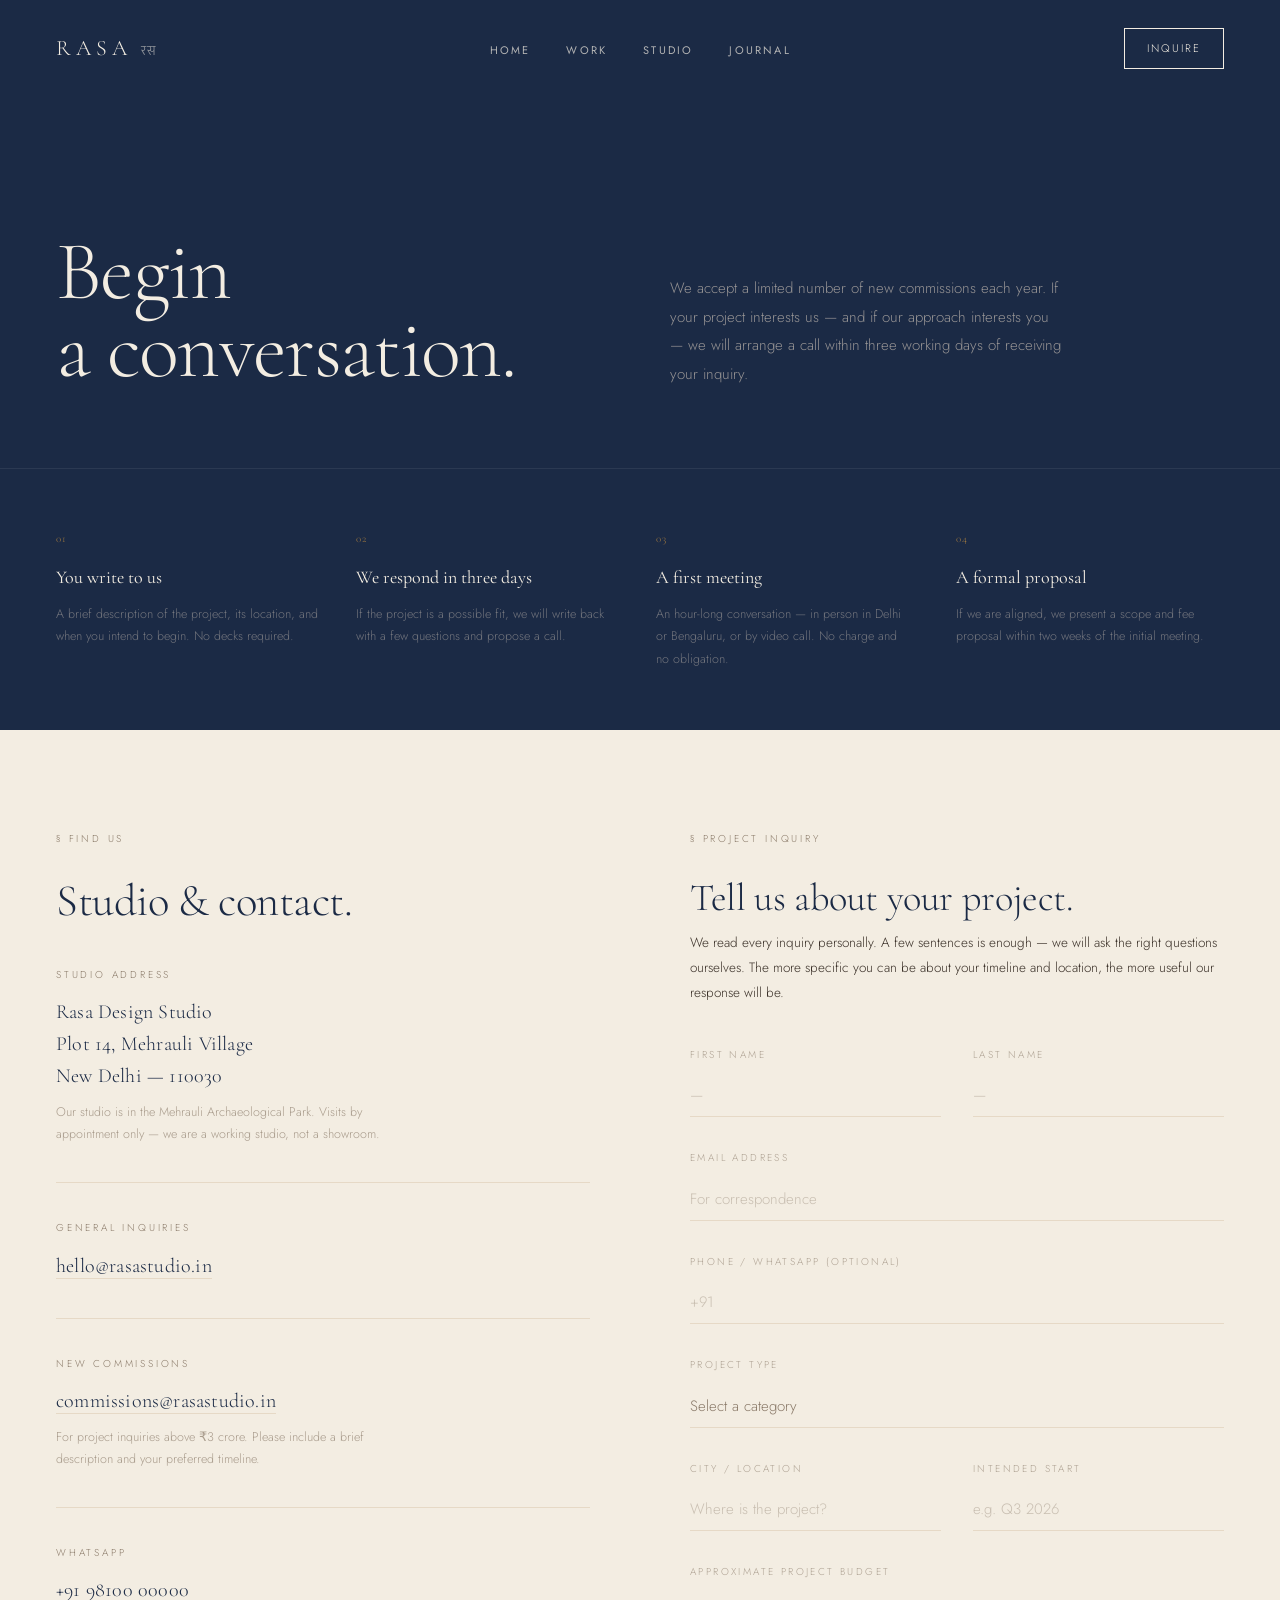
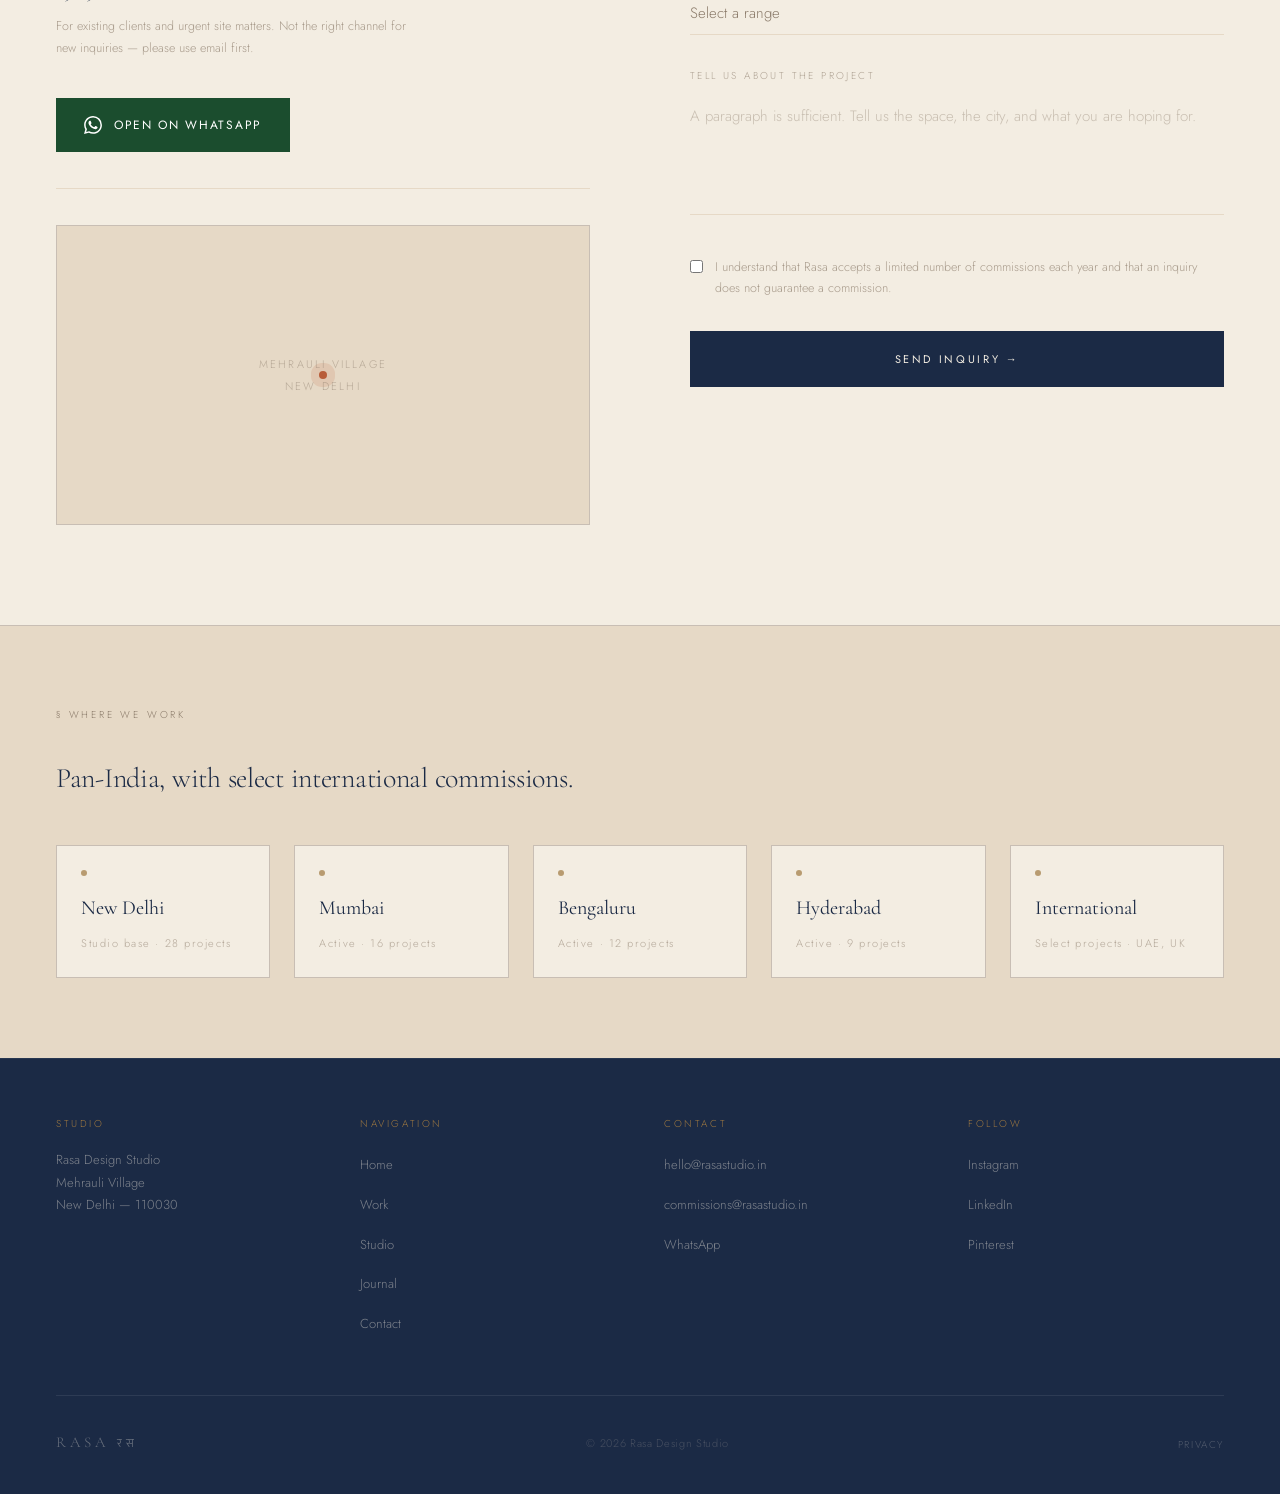
<file: contact.html>
<!DOCTYPE html>
<html lang="en">
<head>
<meta charset="UTF-8">
<meta name="viewport" content="width=device-width, initial-scale=1.0">
<title>Contact — RASA Design Studio</title>
<link rel="preconnect" href="https://fonts.googleapis.com">
<link rel="preconnect" href="https://fonts.gstatic.com" crossorigin>
<link href="https://fonts.googleapis.com/css2?family=Cormorant+Garamond:ital,wght@0,300;0,400;0,600;1,300;1,400&family=Jost:wght@300;400;500&family=Mukta:wght@300;400&display=swap" rel="stylesheet">
<link rel="stylesheet" href="css/rasa.css">
<style>
  .contact-hero {
    min-height: 52vh;
    padding: 180px 56px 80px;
    background: var(--indigo);
    position: relative;
    overflow: hidden;
    display: grid;
    grid-template-columns: 1fr 1fr;
    gap: 60px;
    align-items: end;
  }
  .contact-hero::before {
    content: '';
    position: absolute; inset: 0;
    background: url('https://images.unsplash.com/photo-1600210492493-0946911123ea?w=1600&q=70&auto=format&fit=crop') center / cover;
    opacity: 0.12;
  }
  .contact-hero h1 {
    font-family: 'Cormorant Garamond', serif;
    font-weight: 300;
    font-size: clamp(52px, 6.5vw, 96px);
    line-height: 0.93;
    letter-spacing: -0.02em;
    color: var(--ivory);
    position: relative; z-index: 1;
  }
  .contact-hero-right {
    position: relative; z-index: 1;
    align-self: end;
  }
  .contact-hero-right p {
    font-size: 15px;
    line-height: 1.9;
    color: var(--smoke);
    opacity: 0.7;
    max-width: 420px;
    text-wrap: pretty;
  }

  .inquiry-process {
    background: var(--indigo);
    border-top: 1px solid rgba(255,255,255,0.07);
    padding: 60px 56px;
    display: grid;
    grid-template-columns: repeat(4, 1fr);
    gap: 32px;
  }
  .ip-num {
    font-family: 'Cormorant Garamond', serif;
    font-size: 11px;
    color: var(--brass);
    letter-spacing: 0.1em;
    margin-bottom: 12px;
    display: block;
  }
  .ip-title {
    font-family: 'Cormorant Garamond', serif;
    font-weight: 400;
    font-size: 18px;
    color: var(--ivory);
    margin-bottom: 8px;
  }
  .ip-desc {
    font-size: 12.5px;
    line-height: 1.8;
    color: var(--smoke);
    opacity: 0.5;
    text-wrap: pretty;
  }

  .contact-main {
    padding: 100px 56px;
    display: grid;
    grid-template-columns: 1fr 1fr;
    gap: 100px;
    align-items: start;
  }

  .contact-details-block h2 {
    font-family: 'Cormorant Garamond', serif;
    font-weight: 300;
    font-size: clamp(34px, 3.5vw, 50px);
    line-height: 1.1;
    letter-spacing: -0.01em;
    margin-bottom: 40px;
    text-wrap: pretty;
  }
  .detail-group {
    margin-bottom: 36px;
    padding-bottom: 36px;
    border-bottom: 1px solid var(--linen);
  }
  .detail-group:last-of-type { border-bottom: none; }
  .detail-group-label {
    font-size: 10px;
    letter-spacing: 0.28em;
    text-transform: uppercase;
    color: var(--stone);
    margin-bottom: 12px;
    display: block;
  }
  .detail-group-value {
    font-family: 'Cormorant Garamond', serif;
    font-weight: 300;
    font-size: 20px;
    line-height: 1.6;
    color: var(--indigo);
    letter-spacing: 0.01em;
  }
  .detail-group-value a {
    color: inherit;
    text-decoration: none;
    border-bottom: 1px solid var(--linen);
    transition: border-color 0.3s;
  }
  .detail-group-value a:hover { border-color: var(--brass); }
  .detail-note {
    font-size: 12.5px;
    line-height: 1.75;
    color: var(--stone);
    opacity: 0.7;
    margin-top: 10px;
    text-wrap: pretty;
    max-width: 360px;
  }
  .wa-cta {
    display: inline-flex;
    align-items: center;
    gap: 12px;
    background: #1B4D2E;
    color: #fff;
    padding: 16px 28px;
    text-decoration: none;
    font-family: 'Jost', sans-serif;
    font-size: 12px;
    font-weight: 400;
    letter-spacing: 0.14em;
    text-transform: uppercase;
    margin-top: 8px;
    transition: background 0.3s;
  }
  .wa-cta:hover { background: #14402A; }
  .wa-icon { width: 18px; height: 18px; fill: currentColor; flex-shrink: 0; }

  .office-map-placeholder {
    margin-top: 36px;
    background: var(--linen);
    aspect-ratio: 16/9;
    display: flex;
    align-items: center;
    justify-content: center;
    border: 1px solid var(--smoke);
    position: relative;
    overflow: hidden;
  }
  .map-label {
    font-size: 11px;
    letter-spacing: 0.2em;
    text-transform: uppercase;
    color: var(--stone);
    opacity: 0.5;
    text-align: center;
    line-height: 2;
  }
  .map-pin {
    position: absolute;
    top: 50%; left: 50%;
    transform: translate(-50%, -50%);
    width: 8px; height: 8px;
    border-radius: 50%;
    background: var(--terracotta);
    box-shadow: 0 0 0 8px rgba(184,92,56,0.15);
  }

  .contact-form-block h2 {
    font-family: 'Cormorant Garamond', serif;
    font-weight: 300;
    font-size: clamp(30px, 3vw, 44px);
    line-height: 1.1;
    letter-spacing: -0.01em;
    margin-bottom: 12px;
    text-wrap: pretty;
  }
  .form-note {
    font-size: 13.5px;
    line-height: 1.85;
    color: #3A3028;
    margin-bottom: 40px;
    text-wrap: pretty;
  }
  .form-row {
    display: grid;
    grid-template-columns: 1fr 1fr;
    gap: 0 32px;
  }
  .form-group { margin-bottom: 32px; }
  .form-group label {
    display: block;
    font-size: 10px;
    letter-spacing: 0.24em;
    text-transform: uppercase;
    color: var(--stone);
    opacity: 0.65;
    margin-bottom: 10px;
  }
  .form-group input,
  .form-group select,
  .form-group textarea {
    width: 100%;
    background: transparent;
    border: none;
    border-bottom: 1px solid var(--linen);
    color: var(--indigo);
    font-family: 'Jost', sans-serif;
    font-size: 15px;
    font-weight: 300;
    padding: 10px 0;
    outline: none;
    transition: border-color 0.3s;
    -webkit-appearance: none;
  }
  .form-group input::placeholder,
  .form-group textarea::placeholder { color: var(--stone); opacity: 0.4; }
  .form-group input:focus,
  .form-group textarea:focus,
  .form-group select:focus { border-bottom-color: var(--brass); }
  .form-group select { cursor: pointer; color: var(--stone); }
  .form-group textarea { resize: none; height: 120px; }
  .form-check {
    display: flex;
    align-items: flex-start;
    gap: 12px;
    margin-bottom: 32px;
  }
  .form-check input { width: auto; border-bottom: none; margin-top: 3px; }
  .form-check label {
    font-size: 12.5px;
    line-height: 1.7;
    color: var(--stone);
    opacity: 0.7;
    cursor: pointer;
  }
  .form-submit {
    width: 100%;
    background: var(--indigo);
    border: none;
    color: var(--ivory);
    font-family: 'Jost', sans-serif;
    font-size: 11px;
    font-weight: 400;
    letter-spacing: 0.24em;
    text-transform: uppercase;
    padding: 20px;
    cursor: pointer;
    transition: background 0.3s;
  }
  .form-submit:hover { background: var(--terracotta); }

  .contact-cities {
    background: var(--linen);
    padding: 80px 56px;
    border-top: 1px solid var(--smoke);
  }
  .contact-cities h3 {
    font-family: 'Cormorant Garamond', serif;
    font-weight: 300;
    font-size: 28px;
    letter-spacing: -0.01em;
    margin-bottom: 40px;
    color: var(--indigo);
  }
  .cities-grid {
    display: grid;
    grid-template-columns: repeat(5, 1fr);
    gap: 24px;
  }
  .city-card {
    padding: 24px;
    border: 1px solid var(--smoke);
    background: var(--ivory);
  }
  .city-dot {
    width: 6px; height: 6px;
    border-radius: 50%;
    background: var(--brass);
    margin-bottom: 14px;
    opacity: 0.7;
  }
  .city-name {
    font-family: 'Cormorant Garamond', serif;
    font-weight: 400;
    font-size: 20px;
    color: var(--indigo);
    margin-bottom: 6px;
  }
  .city-projects {
    font-size: 11px;
    letter-spacing: 0.14em;
    color: var(--stone);
    opacity: 0.6;
  }

  /* ─── RESPONSIVE ─── */
  @media (max-width: 1024px) {
    .contact-hero { padding: 160px 40px 64px; }
    .inquiry-process { padding: 48px 40px; }
    .contact-main { padding: 80px 40px; }
    .contact-cities { padding: 64px 40px; }
  }
  @media (max-width: 768px) {
    .contact-hero { grid-template-columns: 1fr; gap: 32px; padding: 140px 32px 56px; min-height: unset; }
    .inquiry-process { grid-template-columns: 1fr 1fr; gap: 24px; padding: 48px 32px; }
    .contact-main { grid-template-columns: 1fr; gap: 56px; padding: 64px 32px; }
    .form-row { grid-template-columns: 1fr; }
    .contact-cities { padding: 56px 32px; }
    .cities-grid { grid-template-columns: repeat(3, 1fr); gap: 16px; }
  }
  @media (max-width: 640px) {
    .contact-hero { padding: 110px 20px 48px; }
    .inquiry-process { grid-template-columns: 1fr 1fr; padding: 40px 20px; gap: 20px; }
    .contact-main { padding: 56px 20px; gap: 48px; }
    .form-group input,
    .form-group select,
    .form-group textarea { padding: 12px 0; min-height: 44px; }
    .form-group textarea { min-height: 80px; }
    .form-submit { min-height: 52px; }
    .wa-cta { min-height: 52px; padding: 14px 24px; }
    .office-map-placeholder { aspect-ratio: 4/3; }
    .contact-cities { padding: 48px 20px; }
    .cities-grid { grid-template-columns: 1fr 1fr; }
  }
  @media (max-width: 480px) {
    .contact-hero { padding: 96px 16px 40px; }
    .inquiry-process { grid-template-columns: 1fr; padding: 36px 16px; gap: 20px; }
    .contact-main { padding: 48px 16px; }
    .contact-cities { padding: 40px 16px; }
    .cities-grid { grid-template-columns: 1fr 1fr; }
  }
</style>
</head>
<body>

<nav class="rasa-nav light" id="main-nav">
  <a href="index.html" class="nav-logo">Rasa <span class="deva">रस</span></a>
  <ul class="nav-links">
    <li><a href="index.html">Home</a></li>
    <li><a href="projects.html">Work</a></li>
    <li><a href="studio.html">Studio</a></li>
    <li><a href="journal.html">Journal</a></li>
  </ul>
  <a href="contact.html" class="nav-cta" style="opacity:1;">Inquire</a>
  <button class="nav-hamburger" id="navHamburger" aria-label="Open menu"><span></span><span></span></button>
</nav>

<div class="mobile-menu" id="mobileMenu">
  <nav class="mobile-menu-nav">
    <a href="index.html">Home</a>
    <a href="projects.html">Work</a>
    <a href="studio.html">Studio</a>
    <a href="journal.html">Journal</a>
    <a href="contact.html" class="active">Inquire</a>
  </nav>
  <div class="mobile-menu-footer"><span>Rasa Design Studio</span><span>New Delhi, 2026</span></div>
</div>

<section class="contact-hero">
  <h1>Begin<br>a conversation.</h1>
  <div class="contact-hero-right">
    <p>We accept a limited number of new commissions each year. If your project interests us — and if our approach interests you — we will arrange a call within three working days of receiving your inquiry.</p>
  </div>
</section>

<div class="inquiry-process">
  <div class="ip-step">
    <span class="ip-num">01</span>
    <div class="ip-title">You write to us</div>
    <p class="ip-desc">A brief description of the project, its location, and when you intend to begin. No decks required.</p>
  </div>
  <div class="ip-step">
    <span class="ip-num">02</span>
    <div class="ip-title">We respond in three days</div>
    <p class="ip-desc">If the project is a possible fit, we will write back with a few questions and propose a call.</p>
  </div>
  <div class="ip-step">
    <span class="ip-num">03</span>
    <div class="ip-title">A first meeting</div>
    <p class="ip-desc">An hour-long conversation — in person in Delhi or Bengaluru, or by video call. No charge and no obligation.</p>
  </div>
  <div class="ip-step">
    <span class="ip-num">04</span>
    <div class="ip-title">A formal proposal</div>
    <p class="ip-desc">If we are aligned, we present a scope and fee proposal within two weeks of the initial meeting.</p>
  </div>
</div>

<section class="contact-main">
  <div class="contact-details-block">
    <span class="section-label">§ Find Us</span>
    <h2>Studio &amp; contact.</h2>

    <div class="detail-group">
      <span class="detail-group-label">Studio Address</span>
      <div class="detail-group-value">Rasa Design Studio<br>Plot 14, Mehrauli Village<br>New Delhi — 110030</div>
      <p class="detail-note">Our studio is in the Mehrauli Archaeological Park. Visits by appointment only — we are a working studio, not a showroom.</p>
    </div>

    <div class="detail-group">
      <span class="detail-group-label">General Inquiries</span>
      <div class="detail-group-value"><a href="mailto:hello@rasastudio.in">hello@rasastudio.in</a></div>
    </div>

    <div class="detail-group">
      <span class="detail-group-label">New Commissions</span>
      <div class="detail-group-value"><a href="mailto:commissions@rasastudio.in">commissions@rasastudio.in</a></div>
      <p class="detail-note">For project inquiries above ₹3 crore. Please include a brief description and your preferred timeline.</p>
    </div>

    <div class="detail-group">
      <span class="detail-group-label">WhatsApp</span>
      <div class="detail-group-value">+91 98100 00000</div>
      <p class="detail-note">For existing clients and urgent site matters. Not the right channel for new inquiries — please use email first.</p>
      <br>
      <a href="https://wa.me/919810000000" class="wa-cta" target="_blank" rel="noopener">
        <svg class="wa-icon" viewBox="0 0 24 24"><path d="M17.472 14.382c-.297-.149-1.758-.867-2.03-.967-.273-.099-.471-.148-.67.15-.197.297-.767.966-.94 1.164-.173.199-.347.223-.644.075-.297-.15-1.255-.463-2.39-1.475-.883-.788-1.48-1.761-1.653-2.059-.173-.297-.018-.458.13-.606.134-.133.298-.347.446-.52.149-.174.198-.298.298-.497.099-.198.05-.371-.025-.52-.075-.149-.669-1.612-.916-2.207-.242-.579-.487-.5-.669-.51-.173-.008-.371-.01-.57-.01-.198 0-.52.074-.792.372-.272.297-1.04 1.016-1.04 2.479 0 1.462 1.065 2.875 1.213 3.074.149.198 2.096 3.2 5.077 4.487.709.306 1.262.489 1.694.625.712.227 1.36.195 1.871.118.571-.085 1.758-.719 2.006-1.413.248-.694.248-1.289.173-1.413-.074-.124-.272-.198-.57-.347m-5.421 7.403h-.004a9.87 9.87 0 01-5.031-1.378l-.361-.214-3.741.982.998-3.648-.235-.374a9.86 9.86 0 01-1.51-5.26c.001-5.45 4.436-9.884 9.888-9.884 2.64 0 5.122 1.03 6.988 2.898a9.825 9.825 0 012.893 6.994c-.003 5.45-4.437 9.884-9.885 9.884m8.413-18.297A11.815 11.815 0 0012.05 0C5.495 0 .16 5.335.157 11.892c0 2.096.547 4.142 1.588 5.945L.057 24l6.305-1.654a11.882 11.882 0 005.683 1.448h.005c6.554 0 11.89-5.335 11.893-11.893a11.821 11.821 0 00-3.48-8.413z"/></svg>
        Open on WhatsApp
      </a>
    </div>

    <div class="office-map-placeholder">
      <div>
        <div class="map-pin"></div>
        <p class="map-label">Mehrauli Village<br>New Delhi</p>
      </div>
    </div>
  </div>

  <div class="contact-form-block">
    <span class="section-label">§ Project Inquiry</span>
    <h2>Tell us about your project.</h2>
    <p class="form-note">We read every inquiry personally. A few sentences is enough — we will ask the right questions ourselves. The more specific you can be about your timeline and location, the more useful our response will be.</p>

    <form onsubmit="return false;">
      <div class="form-row">
        <div class="form-group">
          <label>First name</label>
          <input type="text" placeholder="—">
        </div>
        <div class="form-group">
          <label>Last name</label>
          <input type="text" placeholder="—">
        </div>
      </div>
      <div class="form-group">
        <label>Email address</label>
        <input type="email" placeholder="For correspondence">
      </div>
      <div class="form-group">
        <label>Phone / WhatsApp (optional)</label>
        <input type="tel" placeholder="+91">
      </div>
      <div class="form-group">
        <label>Project type</label>
        <select>
          <option value="" disabled selected>Select a category</option>
          <option>Residential — Urban Home</option>
          <option>Farmhouse or Villa</option>
          <option>Hospitality</option>
          <option>Bespoke Furniture Commission</option>
          <option>Other</option>
        </select>
      </div>
      <div class="form-row">
        <div class="form-group">
          <label>City / Location</label>
          <input type="text" placeholder="Where is the project?">
        </div>
        <div class="form-group">
          <label>Intended start</label>
          <input type="text" placeholder="e.g. Q3 2026">
        </div>
      </div>
      <div class="form-group">
        <label>Approximate project budget</label>
        <select>
          <option value="" disabled selected>Select a range</option>
          <option>₹1 – 3 crore</option>
          <option>₹3 – 7 crore</option>
          <option>₹7 – 15 crore</option>
          <option>₹15 crore +</option>
          <option>Not yet determined</option>
        </select>
      </div>
      <div class="form-group">
        <label>Tell us about the project</label>
        <textarea placeholder="A paragraph is sufficient. Tell us the space, the city, and what you are hoping for."></textarea>
      </div>
      <div class="form-check">
        <input type="checkbox" id="consent">
        <label for="consent">I understand that Rasa accepts a limited number of commissions each year and that an inquiry does not guarantee a commission.</label>
      </div>
      <button class="form-submit" type="submit">Send inquiry →</button>
    </form>
  </div>
</section>

<section class="contact-cities">
  <span class="section-label">§ Where We Work</span>
  <h3>Pan-India, with select international commissions.</h3>
  <div class="cities-grid">
    <div class="city-card">
      <div class="city-dot"></div>
      <div class="city-name">New Delhi</div>
      <div class="city-projects">Studio base · 28 projects</div>
    </div>
    <div class="city-card">
      <div class="city-dot"></div>
      <div class="city-name">Mumbai</div>
      <div class="city-projects">Active · 16 projects</div>
    </div>
    <div class="city-card">
      <div class="city-dot"></div>
      <div class="city-name">Bengaluru</div>
      <div class="city-projects">Active · 12 projects</div>
    </div>
    <div class="city-card">
      <div class="city-dot"></div>
      <div class="city-name">Hyderabad</div>
      <div class="city-projects">Active · 9 projects</div>
    </div>
    <div class="city-card">
      <div class="city-dot"></div>
      <div class="city-name">International</div>
      <div class="city-projects">Select projects · UAE, UK</div>
    </div>
  </div>
</section>

<footer class="rasa-footer">
  <div class="footer-top">
    <div class="footer-col"><span class="footer-col-label">Studio</span><p>Rasa Design Studio<br>Mehrauli Village<br>New Delhi — 110030</p></div>
    <div class="footer-col"><span class="footer-col-label">Navigation</span><ul><li><a href="index.html">Home</a></li><li><a href="projects.html">Work</a></li><li><a href="studio.html">Studio</a></li><li><a href="journal.html">Journal</a></li><li><a href="contact.html">Contact</a></li></ul></div>
    <div class="footer-col"><span class="footer-col-label">Contact</span><ul><li><a href="mailto:hello@rasastudio.in">hello@rasastudio.in</a></li><li><a href="mailto:commissions@rasastudio.in">commissions@rasastudio.in</a></li><li><a href="https://wa.me/919810000000">WhatsApp</a></li></ul></div>
    <div class="footer-col"><span class="footer-col-label">Follow</span><ul><li><a href="#">Instagram</a></li><li><a href="#">LinkedIn</a></li><li><a href="#">Pinterest</a></li></ul></div>
  </div>
  <div class="footer-bottom">
    <div class="footer-logo-small">Rasa <span class="deva">रस</span></div>
    <span class="footer-copy">© 2026 Rasa Design Studio</span>
    <ul class="footer-legal"><li><a href="#">Privacy</a></li></ul>
  </div>
</footer>

<script>
  const nav = document.getElementById('main-nav');
  window.addEventListener('scroll', () => {
    const atTop = window.scrollY < 60;
    nav.classList.toggle('light', atTop);
    nav.style.background = atTop ? 'transparent' : 'rgba(243,237,226,0.92)';
    nav.style.backdropFilter = atTop ? '' : 'blur(12px)';
    nav.style.color = atTop ? 'var(--ivory)' : 'var(--indigo)';
  }, { passive: true });

  // Mobile hamburger
  const hamburger = document.getElementById('navHamburger');
  const mobileMenu = document.getElementById('mobileMenu');
  if (hamburger && mobileMenu) {
    hamburger.addEventListener('click', () => {
      const opening = !mobileMenu.classList.contains('open');
      mobileMenu.classList.toggle('open');
      hamburger.classList.toggle('open');
      nav.classList.toggle('menu-open', opening);
      document.body.style.overflow = opening ? 'hidden' : '';
    });
    mobileMenu.querySelectorAll('a').forEach(l => l.addEventListener('click', () => {
      mobileMenu.classList.remove('open');
      hamburger.classList.remove('open');
      nav.classList.remove('menu-open');
      document.body.style.overflow = '';
    }));
  }
</script>
</body>
</html>
</file>
<file: css/rasa.css>
/* ─── RASA DESIGN STUDIO — Shared Stylesheet ─── */

*, *::before, *::after { box-sizing: border-box; margin: 0; padding: 0; }

:root {
  --ivory:      #F3EDE2;
  --linen:      #E6D9C6;
  --terracotta: #B85C38;
  --indigo:     #1B2A45;
  --brass:      #9E7840;
  --stone:      #8B7B6A;
  --smoke:      #C8BEB4;
  --dark:       #0F1209;
}

html { scroll-behavior: smooth; }

body {
  background: var(--ivory);
  color: var(--indigo);
  font-family: 'Jost', sans-serif;
  font-weight: 300;
  font-size: 16px;
  line-height: 1.85;
  -webkit-font-smoothing: antialiased;
  overflow-x: hidden;
}

/* ─── SHARED NAV ─── */
nav.rasa-nav {
  position: fixed;
  top: 0; left: 0; right: 0;
  z-index: 100;
  display: flex;
  align-items: center;
  justify-content: space-between;
  padding: 28px 56px;
  transition: background 0.4s, color 0.4s;
}
nav.rasa-nav.light { color: var(--ivory); }
nav.rasa-nav.dark  { color: var(--indigo); background: rgba(243,237,226,0.92); backdrop-filter: blur(12px); }
nav.rasa-nav.always-dark { color: var(--indigo); background: transparent; }

.nav-logo {
  font-family: 'Cormorant Garamond', serif;
  font-weight: 300;
  font-size: 22px;
  letter-spacing: 0.22em;
  text-transform: uppercase;
  text-decoration: none;
  color: inherit;
  display: flex;
  align-items: baseline;
  gap: 10px;
}
.nav-logo .deva {
  font-family: 'Mukta', sans-serif;
  font-size: 13px;
  font-weight: 300;
  letter-spacing: 0.04em;
  opacity: 0.55;
}
.nav-links {
  display: flex;
  gap: 36px;
  list-style: none;
}
.nav-links a {
  font-family: 'Jost', sans-serif;
  font-weight: 400;
  font-size: 11px;
  letter-spacing: 0.2em;
  text-transform: uppercase;
  text-decoration: none;
  color: inherit;
  opacity: 0.7;
  transition: opacity 0.3s;
}
.nav-links a:hover, .nav-links a.active { opacity: 1; }
.nav-links a.active {
  border-bottom: 1px solid currentColor;
  padding-bottom: 2px;
}
.nav-cta {
  font-size: 11px;
  letter-spacing: 0.18em;
  text-transform: uppercase;
  color: inherit;
  border: 1px solid currentColor;
  padding: 9px 22px;
  text-decoration: none;
  opacity: 0.8;
  transition: opacity 0.3s;
}
.nav-cta:hover { opacity: 1; }

/* ─── SHARED FOOTER ─── */
.rasa-footer {
  background: var(--indigo);
  border-top: 1px solid rgba(255,255,255,0.06);
  padding: 56px 56px 36px;
}
.footer-top {
  display: grid;
  grid-template-columns: 1fr 1fr 1fr 1fr;
  gap: 48px;
  padding-bottom: 48px;
  border-bottom: 1px solid rgba(255,255,255,0.08);
  margin-bottom: 32px;
}
.footer-col-label {
  font-size: 10px;
  letter-spacing: 0.26em;
  text-transform: uppercase;
  color: var(--brass);
  margin-bottom: 16px;
  display: block;
}
.footer-col ul { list-style: none; }
.footer-col ul li { margin-bottom: 10px; }
.footer-col ul li a, .footer-col p {
  font-size: 13px;
  color: var(--ivory);
  opacity: 0.45;
  text-decoration: none;
  transition: opacity 0.3s;
  line-height: 1.7;
}
.footer-col ul li a:hover { opacity: 0.85; }
.footer-bottom {
  display: flex;
  justify-content: space-between;
  align-items: center;
}
.footer-logo-small {
  font-family: 'Cormorant Garamond', serif;
  font-weight: 300;
  font-size: 15px;
  letter-spacing: 0.26em;
  text-transform: uppercase;
  color: var(--ivory);
  opacity: 0.35;
  display: flex;
  align-items: baseline;
  gap: 8px;
}
.footer-logo-small .deva {
  font-family: 'Mukta', sans-serif;
  font-size: 12px;
}
.footer-copy {
  font-size: 11px;
  letter-spacing: 0.06em;
  color: var(--smoke);
  opacity: 0.25;
}
.footer-legal {
  display: flex;
  gap: 24px;
  list-style: none;
}
.footer-legal a {
  font-size: 10px;
  letter-spacing: 0.16em;
  text-transform: uppercase;
  color: var(--ivory);
  opacity: 0.25;
  text-decoration: none;
  transition: opacity 0.3s;
}
.footer-legal a:hover { opacity: 0.6; }

/* ─── UTILITIES ─── */
.section-label {
  font-family: 'Jost', sans-serif;
  font-size: 10px;
  letter-spacing: 0.28em;
  text-transform: uppercase;
  color: var(--stone);
  display: block;
  margin-bottom: 28px;
}
.brass-rule {
  width: 48px;
  height: 1px;
  background: var(--brass);
  margin: 36px 0;
}
.page-top-pad { padding-top: 110px; }

/* ─── SCROLL FADE ─── */
.fade-up {
  opacity: 0;
  transform: translateY(24px);
  transition: opacity 0.7s ease, transform 0.7s ease;
}
.fade-up.visible {
  opacity: 1;
  transform: translateY(0);
}

/* ─────────────────────────────────────────────
   GLOBAL MOBILE BASELINE
───────────────────────────────────────────── */

img { max-width: 100%; height: auto; }

/* Scope hover transforms to true hover devices */
@media (hover: none) {
  .pi-card-overlay { opacity: 1 !important; }
  .overlay-name, .overlay-city { transform: none !important; }
}

/* iOS input zoom prevention */
@media (max-width: 640px) {
  input, select, textarea { font-size: max(16px, 1em) !important; }
}

/* ─────────────────────────────────────────────
   HAMBURGER BUTTON (shared across all pages)
───────────────────────────────────────────── */

.nav-hamburger {
  display: none;
  flex-direction: column;
  justify-content: center;
  align-items: center;
  gap: 5px;
  background: none;
  border: none;
  cursor: pointer;
  padding: 10px;
  margin: -10px;
  min-width: 44px;
  min-height: 44px;
  z-index: 102;
  flex-shrink: 0;
}
.nav-hamburger span {
  display: block;
  width: 22px;
  height: 1px;
  background: var(--brass);
  transform-origin: center;
  transition: transform 0.35s cubic-bezier(0.25, 0.46, 0.45, 0.94);
}
.nav-hamburger.open span:nth-child(1) { transform: translateY(3px) rotate(45deg); }
.nav-hamburger.open span:nth-child(2) { transform: translateY(-3px) rotate(-45deg); }

nav.rasa-nav.menu-open {
  background: transparent !important;
  backdrop-filter: none !important;
  -webkit-backdrop-filter: none !important;
}
nav.rasa-nav.menu-open .nav-logo { color: var(--ivory) !important; }

/* ─────────────────────────────────────────────
   MOBILE MENU OVERLAY (shared across all pages)
───────────────────────────────────────────── */

.mobile-menu {
  position: fixed;
  inset: 0;
  background: var(--indigo);
  z-index: 98;
  display: flex;
  flex-direction: column;
  justify-content: center;
  padding: 80px 36px 48px;
  opacity: 0;
  pointer-events: none;
  transform: translateX(100%);
  transition: opacity 0.38s ease, transform 0.38s cubic-bezier(0.25, 0.46, 0.45, 0.94);
}
.mobile-menu.open {
  opacity: 1;
  pointer-events: all;
  transform: translateX(0);
}
.mobile-menu-nav {
  display: flex;
  flex-direction: column;
  gap: 0;
}
.mobile-menu-nav a {
  font-family: 'Cormorant Garamond', serif;
  font-weight: 300;
  font-size: clamp(34px, 10vw, 50px);
  line-height: 1.35;
  color: var(--ivory);
  text-decoration: none;
  opacity: 0.4;
  transition: opacity 0.25s;
  padding: 8px 0;
  border-bottom: 1px solid rgba(255,255,255,0.07);
}
.mobile-menu-nav a:first-child { border-top: 1px solid rgba(255,255,255,0.07); }
.mobile-menu-nav a:hover,
.mobile-menu-nav a.active { opacity: 1; }
.mobile-menu-footer {
  position: absolute;
  bottom: 40px; left: 36px; right: 36px;
  display: flex;
  justify-content: space-between;
}
.mobile-menu-footer span {
  font-size: 10px;
  letter-spacing: 0.2em;
  text-transform: uppercase;
  color: var(--smoke);
  opacity: 0.35;
}

/* ─────────────────────────────────────────────
   NAV — RESPONSIVE
───────────────────────────────────────────── */

@media (max-width: 1024px) {
  nav.rasa-nav { padding: 24px 40px; }
}
@media (max-width: 640px) {
  nav.rasa-nav { padding: 18px 20px; }
  nav.rasa-nav .nav-links,
  nav.rasa-nav .nav-cta { display: none; }
  nav.rasa-nav .nav-hamburger { display: flex; }
}

/* ─────────────────────────────────────────────
   FOOTER — RESPONSIVE
───────────────────────────────────────────── */

@media (max-width: 1024px) {
  .rasa-footer { padding: 48px 40px 32px; }
}
@media (max-width: 768px) {
  .rasa-footer { padding: 40px 32px 28px; }
  .footer-top { grid-template-columns: 1fr 1fr; gap: 28px; }
  .footer-bottom { flex-wrap: wrap; gap: 12px; justify-content: flex-start; }
}
@media (max-width: 480px) {
  .rasa-footer { padding: 36px 16px 24px; }
  .footer-top { grid-template-columns: 1fr; gap: 24px; }
  .footer-bottom { flex-direction: column; align-items: flex-start; gap: 8px; }
}

/* ─────────────────────────────────────────────
   UTILITIES — RESPONSIVE
───────────────────────────────────────────── */

@media (max-width: 768px) {
  .page-top-pad { padding-top: 80px; }
}
</file>
